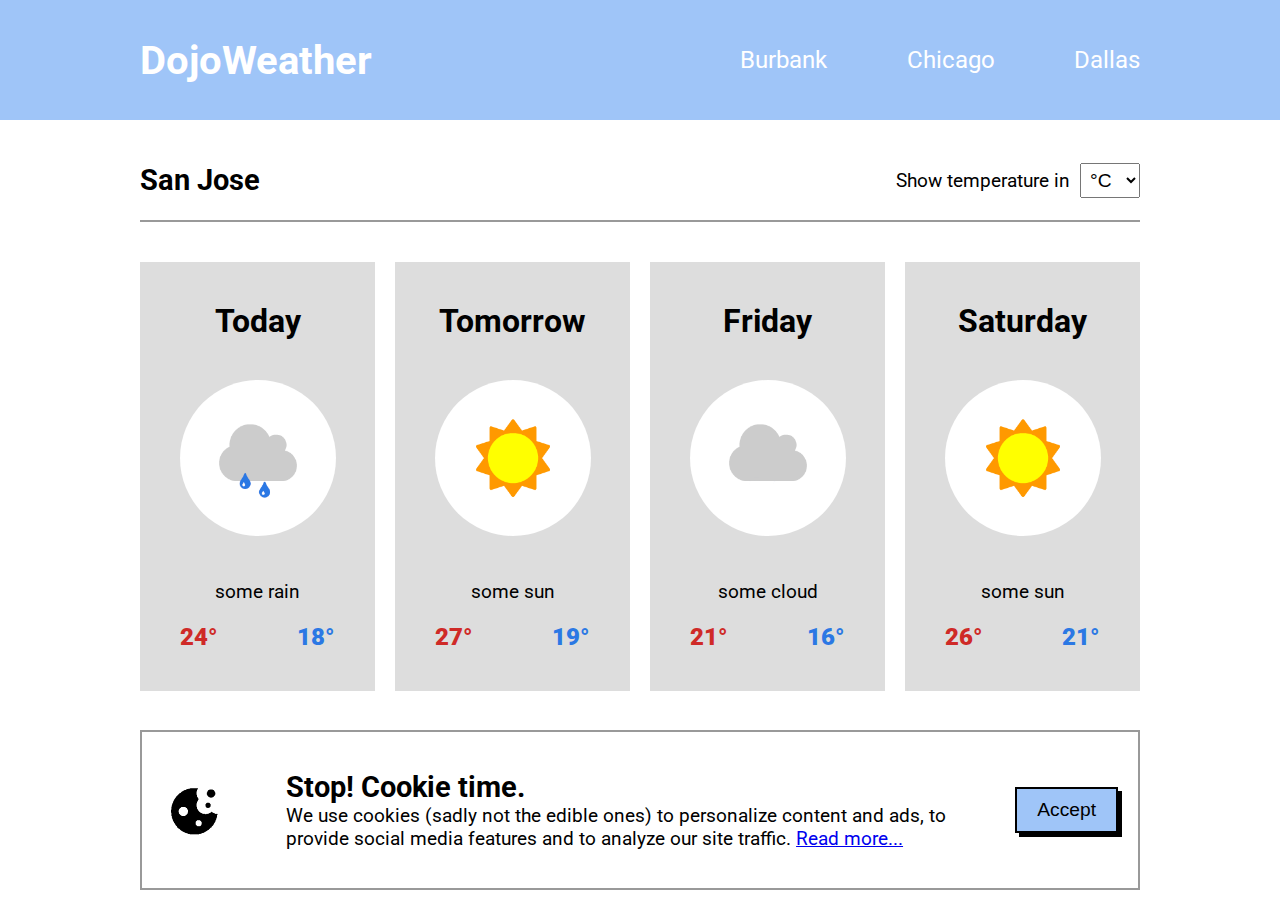
<file: DojoWeather/index.html>
<!DOCTYPE html>
<html lang="en">
<head>
    <meta charset="UTF-8">
    <meta http-equiv="X-UA-Compatible" content="IE=edge">
    <meta name="viewport" content="width=device-width, initial-scale=1.0">
    <link rel="preconnect" href="https://fonts.googleapis.com">
    <link rel="preconnect" href="https://fonts.gstatic.com" crossorigin>
    <link href="https://fonts.googleapis.com/css2?family=Roboto&display=swap" rel="stylesheet"> 
    <link rel="stylesheet" href="style.css">
    <title>Practice Assignment: DojoWeather</title>
</head>
<body>
    <div class="top">
        <div class="nav">
            <h1>DojoWeather</h1>
            <ul class="links">
                <li onclick="loading()"><a href="#">Burbank</a></li>
                <li onclick="loading()"><a href="#">Chicago</a></li>
                <li onclick="loading()"><a href="#">Dallas</a></li>
            </ul>
        </div>
    </div>
    <div class="container">
        <div class="subtitle-line">
            <h2>San Jose</h2>
            <form>
                <label>Show temperature in </label>
                <select name="temperature-scale" onchange="convert(this)">
                    <option>°C</option>
                    <option>°F</option>
                </select>
            </form>
        </div>
        <div class="row">
            <div class="forecast">
                <h1>Today</h1>
                <img src="assets/some_rain.png" alt="rain">
                <p>some rain</p>
                <p class="temperatures">
                    <span class="high" id="temp1">24</span>
                    <span class="low" id="temp2">18</span>
                </p>
            </div>
            <div class="forecast">
                <h1>Tomorrow</h1>
                <img src="assets/some_sun.png" alt="sun">
                <p>some sun</p>
                <p class="temperatures">
                    <span class="high" id="temp3">27</span>
                    <span class="low" id="temp4">19</span>
                </p>
            </div>
            <div class="forecast">
                <h1>Friday</h1>
                <img src="assets/some_clouds.png" alt="clouds">
                <p>some cloud</p>
                <p class="temperatures">
                    <span class="high" id="temp5">21</span>
                    <span class="low" id="temp6">16</span>
                </p>
            </div>
            <div class="forecast">
                <h1>Saturday</h1>
                <img src="assets/some_sun.png" alt="sun">
                <p>some sun</p>
                <p class="temperatures">
                    <span class="high" id="temp7">26</span>
                    <span class="low" id="temp8">21</span>
                </p>
            </div>
        </div>
    </div>
    <div class="footer">
        <div class="cookie-policy">
            <img src="assets/cookie.png" alt="cookie">
            <div class="text">
                <h2>Stop! Cookie time.</h2>
                <p>We use cookies (sadly not the edible ones) to personalize content and ads, to provide social media features and to analyze our site traffic. <a href="#">Read more...</a></p>
            </div>
            <button class="btn" onclick="accept()">Accept</button>
        </div>
    </div>
    <script src="script.js"></script>
</body>
</file>
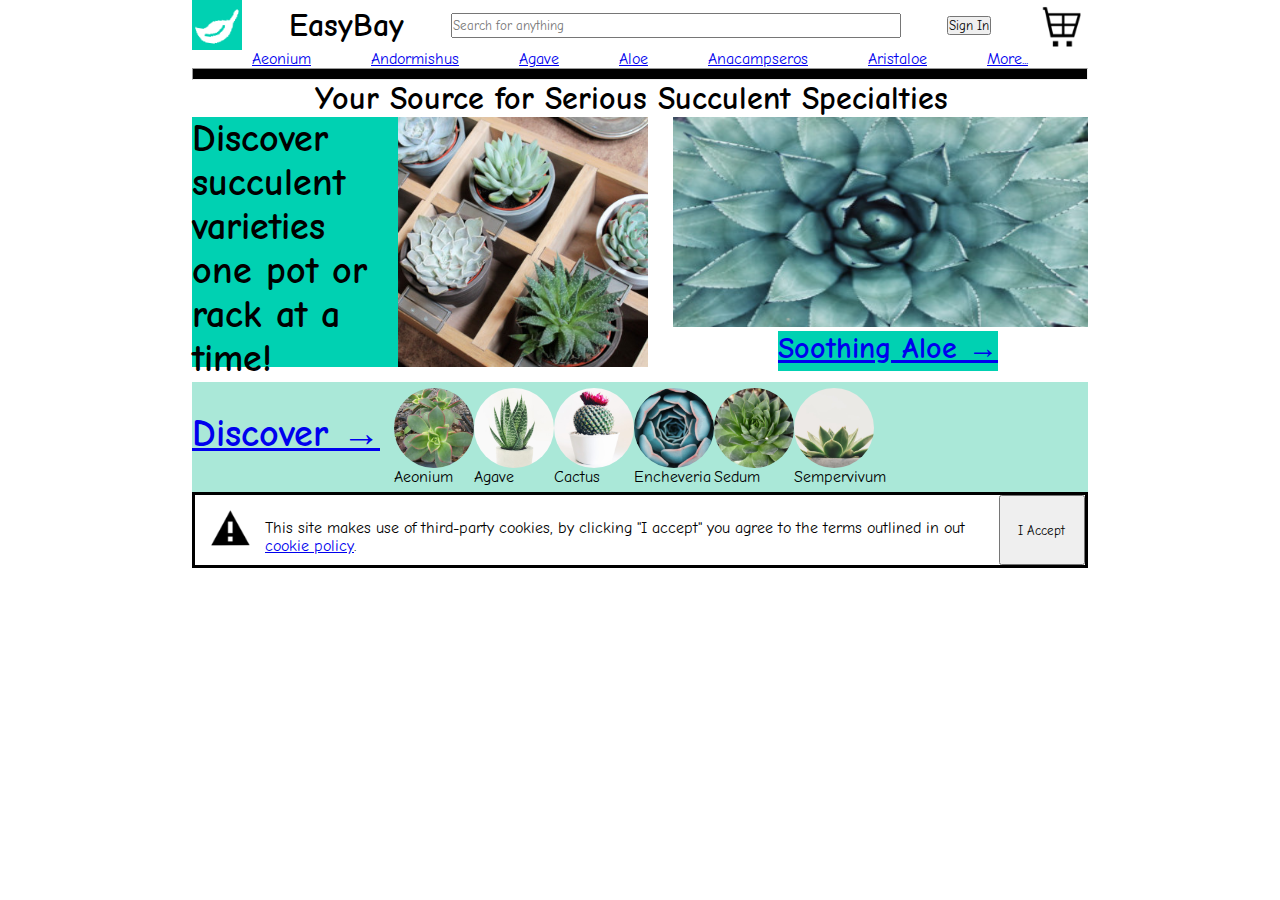
<file: EasyBay/index.html>
<!DOCTYPE html>
<html lang="en">
    <head>
        <meta charset="UTF-8">
        <meta http-equiv="X-UA-Compatible" content="IE=edge">
        <meta name="viewport" content="width=device-width, initial-scale=1.0">
        <title>EasyBay</title>
        <!--Link CSS-->
        <link rel="stylesheet" href="./style.css">
    </head>
    <body>
        <div
            class="container">
            <!--Top Section Of Page-->
            <div class="top">
                <img class="leaf-icon" src="./assets/leaf.png" alt="Leaf Icon">
                <h1>EasyBay</h1>
                <input class="search-box" type="text" placeholder="Search for anything">
                <button>Sign In</button>
                <img class="cart-icon" onclick="alert('The cart is empty!')" src="./assets/cart-dark.png" alt="Cart Icon">
            </div>
            <div class="nav">
                <ul>
                    <li><a href="#">Aeonium</a></li>
                    <li><a href="#">Andormishus</a></li>
                    <li><a href="#">Agave</a></li>
                    <li><a href="#">Aloe</a></li>
                    <li><a href="#">Anacampseros</a></li>
                    <li><a href="#">Aristaloe</a></li>
                    <li><a href="#">More...</a></li>
                </ul>
            </div>
            <hr>
            <!--Mid-Section Of Page-->
            <div class="body">
                <h1 class="body-title">Your Source for Serious Succulent Specialties</h1>
                <!--First Row Under Heading-->
                <div class="row1">
                    <div class="discover-box">
                        <p class="discover-text">Discover succulent varieties one pot or rack at a time!<a class="discover-link" href="#">Discover →</a>
                        </p>
                        <img id="succulents-1" onmouseover="over(this)" onmouseout="out(this)" src="./assets/succulents-1.jpg" alt="Succulents In Pots">
                    </div>
                    <div class="side-box">
                        <img class="aloe-m" src="./assets/aloe-m.jpg" alt="Aloe Medium">
                        <p class="aloe-box">
                            <a href="#">Soothing Aloe →</a>
                        </p>
                    </div>
                </div>
            </div>
            <!--Bottom Section Of Page-->
            <footer>
                <div class="footer">
                    <ul class="plant-list">
                        <li><img class="plant-list-icon" src="./assets/aeonium-s.jpg" alt="Aeonium Icon">Aeonium</li>
                        <li><img class="plant-list-icon" src="./assets/aloe-s.jpg" alt="Agave Icon">Agave</li>
                        <li><img class="plant-list-icon" src="./assets/cactus-s.jpg" alt="Cactus Icon">Cactus</li>
                        <li><img class="plant-list-icon" src="./assets/echeveria-s.jpg" alt="Encheveria Icon">Encheveria</li>
                        <li><img class="plant-list-icon" src="./assets/sedum-s.jpg" alt="Sedum Icon">Sedum</li>
                        <li><img class="plant-list-icon" src="./assets/sempervivum-s.jpg" alt="Sempervium Icon">Sempervivum</li>
                    </ul>
                </div>
            </footer>

            <!--Alert Box At Bottom Of Page-->
            <div id="cookie">
                <img class="alert-icon" src="./assets/alert-dark.png" alt="Alert Icon">
                <p class="alert-message">This site makes use of third-party cookies, by clicking "I accept" you agree to the terms outlined in out
                    <a href="#">
                        cookie policy</a>.</p>
                <button onclick=" clear_alert('alert')" class="policy-accept">I Accept</button>
            </div>
        </div>
        <script src="./script.js"></script>
    </body>
</html>
</file>
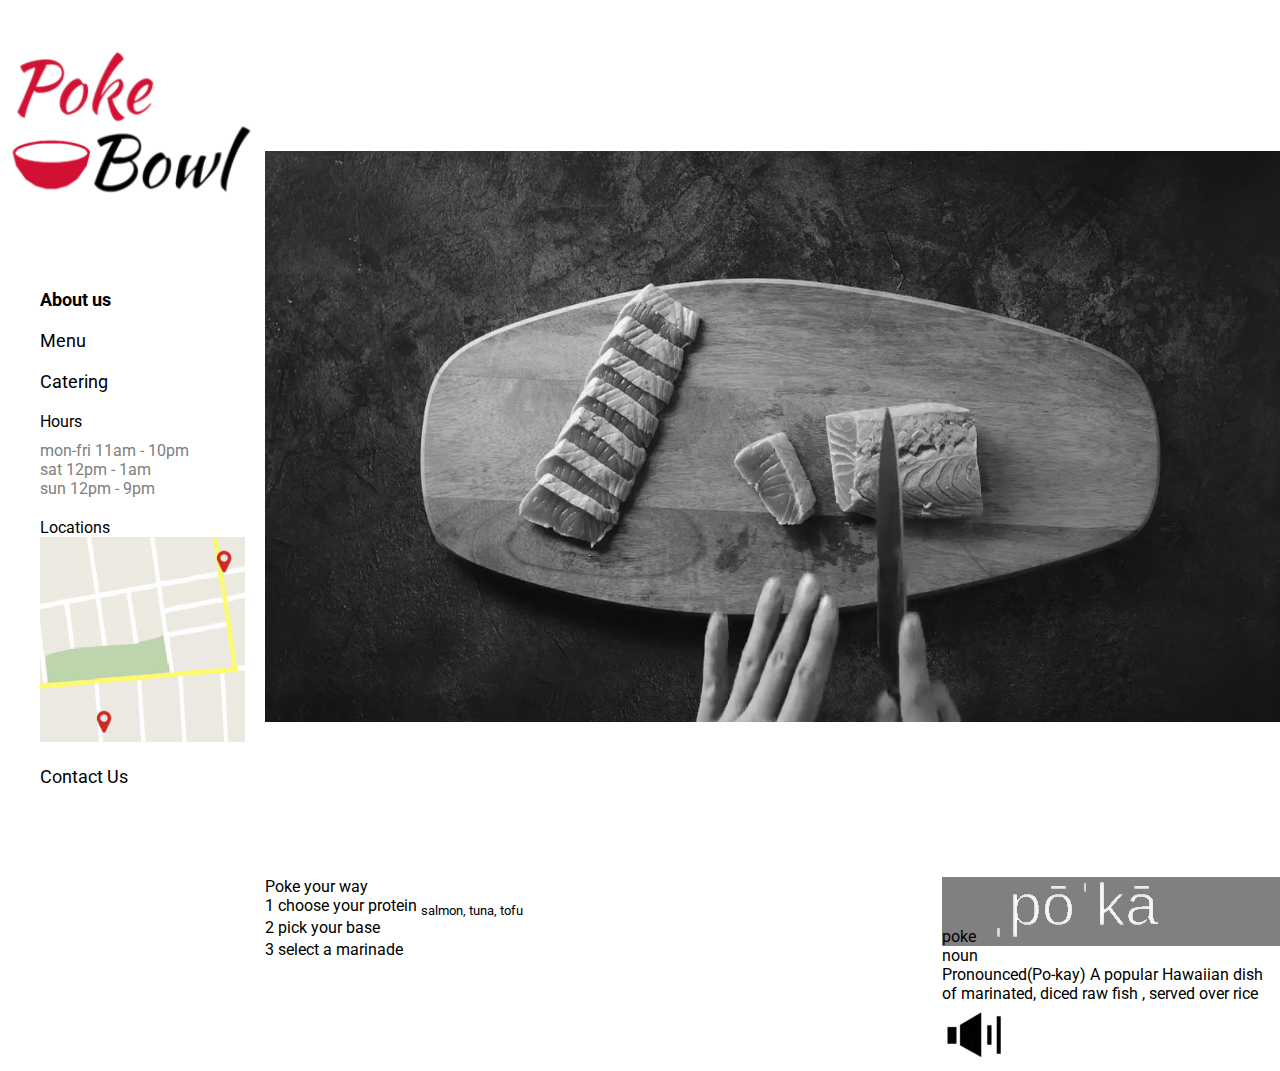
<file: PokeBowl/index.html>
<!DOCTYPE html>
<html lang="en">
<head>
    <meta charset="UTF-8">
    <meta http-equiv="X-UA-Compatible" content="IE=edge">
    <meta name="viewport" content="width=device-width, initial-scale=1.0">
    <link rel="preconnect" href="https://fonts.googleapis.com">
    <link rel="preconnect" href="https://fonts.gstatic.com" crossorigin>
    <link href="https://fonts.googleapis.com/css2?family=Roboto:wght@300&display=swap" rel="stylesheet">
    <link rel="stylesheet" href="style.css">
    <title>Belt Exam: Poke Bowl</title>
</head>
<body>
    <div class="container">
        <div class="row">
            <div class="side-bar">
                <div class="image-icon">
                    <img src="./images/logo.png" alt="icon-image">
                </div>
                <ul class="categories-side">
                    <li class="items active">
                        <a href="#">About us</a>
                    </li>
                    <li class="items">
                        <a href="#">Menu</a>
                    </li>
                    <li class="items">
                        <a href="#">Catering</a>
                    </li> 
                </ul>
                <div class="schedules">
                    <label class="schedule-label">Hours</label>
                    <ul class="list-of-schedules">
                        <li class="schedule-time">mon-fri 11am - 10pm</li>
                        <li class="schedule-time">sat 12pm - 1am</li>
                        <li class="schedule-time">sun 12pm - 9pm</li>
                    </ul>
                </div>
                <div class="locations">
                    <label class="location-label">Locations</label>
                    <img src="./images/map.png" alt="locations">
                </div>
                <div class="contact">
                    <a href="/" class="contact-label" id="contact-label">Contact Us</a>
                </div>
            </div>
            <div class="main-content">
                <div class="video-banner">
                    <video autoplay muted class="vide-file" >
                        <source src="./images/video.webm" type="video/webm" /> 
                    </video>
                </div>
                <div class="content-pane">
                    <div class="card card-2">
                        <div class="card-body">
                            <div class="card-header">Poke your way</div>
                            <ul class="categories">
                                <li class="item-list">
                                    <span class="rounded-number">1</span>
                                    <label class="name-lists">choose your protein</label>
                                    <sub class="subtext-toggle">salmon, tuna, tofu</sub>
                                    <ul class="categories">
                                        <li class="item-list">
                                            <span class="rounded-number">2</span>
                                            <label class="name-lists">pick your base</label>
                                            <sub class="subtext-toggle"></sub>
                                            <ul class="categories">
                                                <li class="item-list">
                                                    <span class="rounded-number">3</span>
                                                    <label class="name-lists">select a marinade</label>
                                                    <sub class="subtext-toggle"></sub>
                                                </li>
                                            </ul>
                                        </li>
                                    </ul>
                                </li> 
                            </ul>
                        </div>
                    </div>
                    <div class="card">
                        <div class="card-body">
                            <div class="card-header" style="background: gray;">poke <img src="./images/pronounciation.png" alt=""></div>
                            <div class="text-italic">noun</div>
                            <p class="descriptions">
                                Pronounced(Po-kay)
                                A popular Hawaiian dish of marinated, diced raw fish , served over rice
                            </p>
                            <div class="image-sounds">
                                <audio id="sounds"> 
                                    <source src="./images/poke.mp3" type="audio/mpeg"> 
                                </audio>
                                <a href="#" id="on-sounds">
                                    <img src="./images/sound-dark.png" alt="sounds-click">
                                </a>
                            </div>
                        </div>
                    </div>
                </div>
            </div>
        </div>
    </div>
    <script src="script.js"></script>
</body>
</html>
</file>
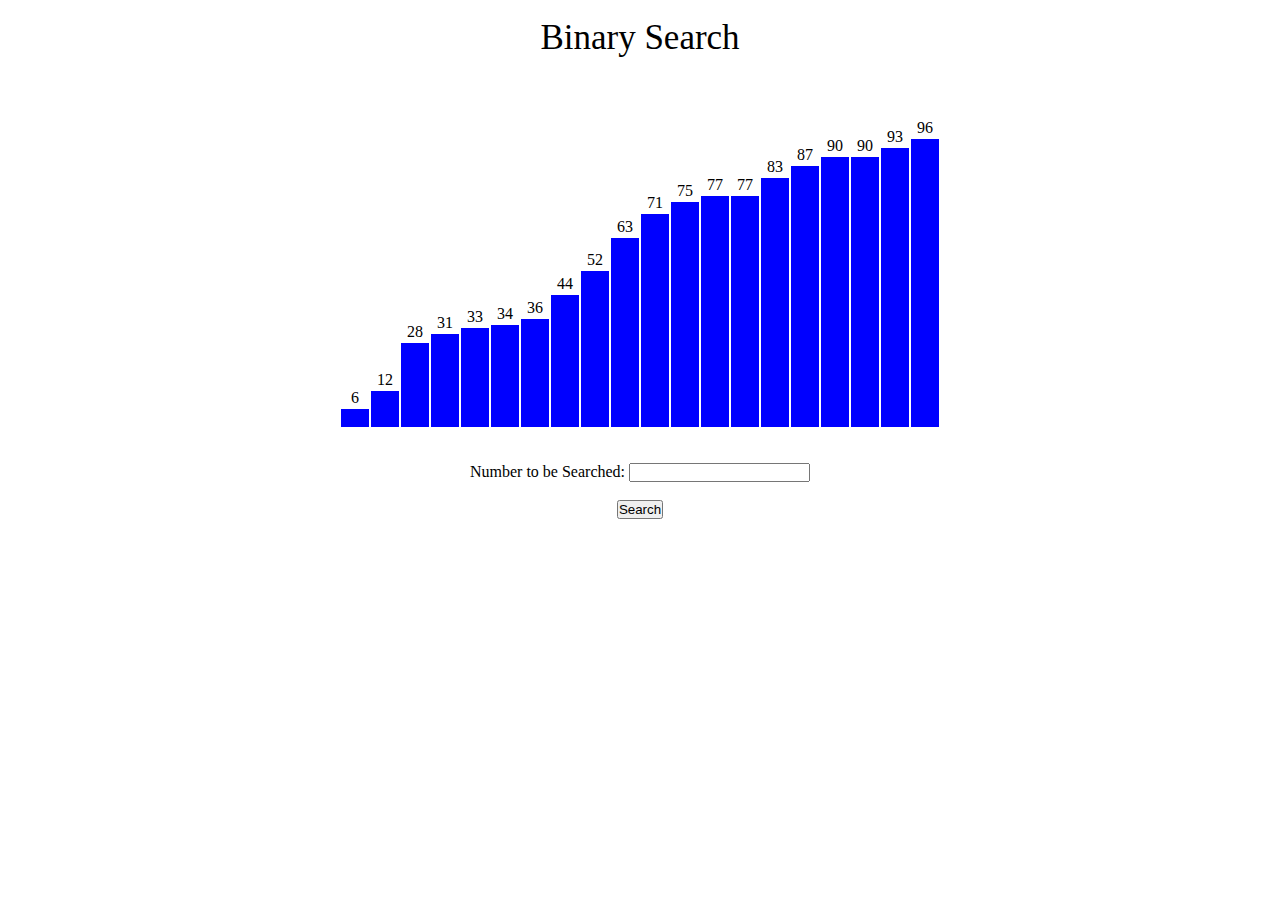
<file: VisualBinarySearch/index.html>
<!DOCTYPE html>
<html lang="en">
  <head>
    <meta charset="UTF-8" />
    <meta name="viewport" content="width=device-width, initial-scale=1.0" />
  </head>
  <style>
    * {
      margin: 0px;
      padding: 0px;
      box-sizing: border-box;
    }

    .header {
      font-size: 35px;
      text-align: center;
    }

    #array {
      background-color: white;
      height: 305px;
      width: 598px;
      margin: auto;
      position: relative;
      margin-top: 64px;
    }

    .block {
      width: 28px;
      background-color:blue;
      position: absolute;
      bottom: 0px;
      transition: 0.2s all ease;
    }

    .block_id {
      position: absolute;
      color: black;
      margin-top: -20px;
      width: 100%;
      text-align: center;
    }
  </style>
  <body>
    <br />
    <p class="header">Binary Search</p>

    <div id="array"></div>
    <br /><br />

    <div style="text-align: center">
      <label for="fname"> Number to be Searched: </label>
      <input type="text" id="fname" name="fname" />
      <br /><br />
      <button id="btn" onclick="BinarySearch()">Search</button>
      <br />
      <br />
      <div id="text"></div>
    </div>

    <script src="script.js"></script>
  </body>
</html>
</file>
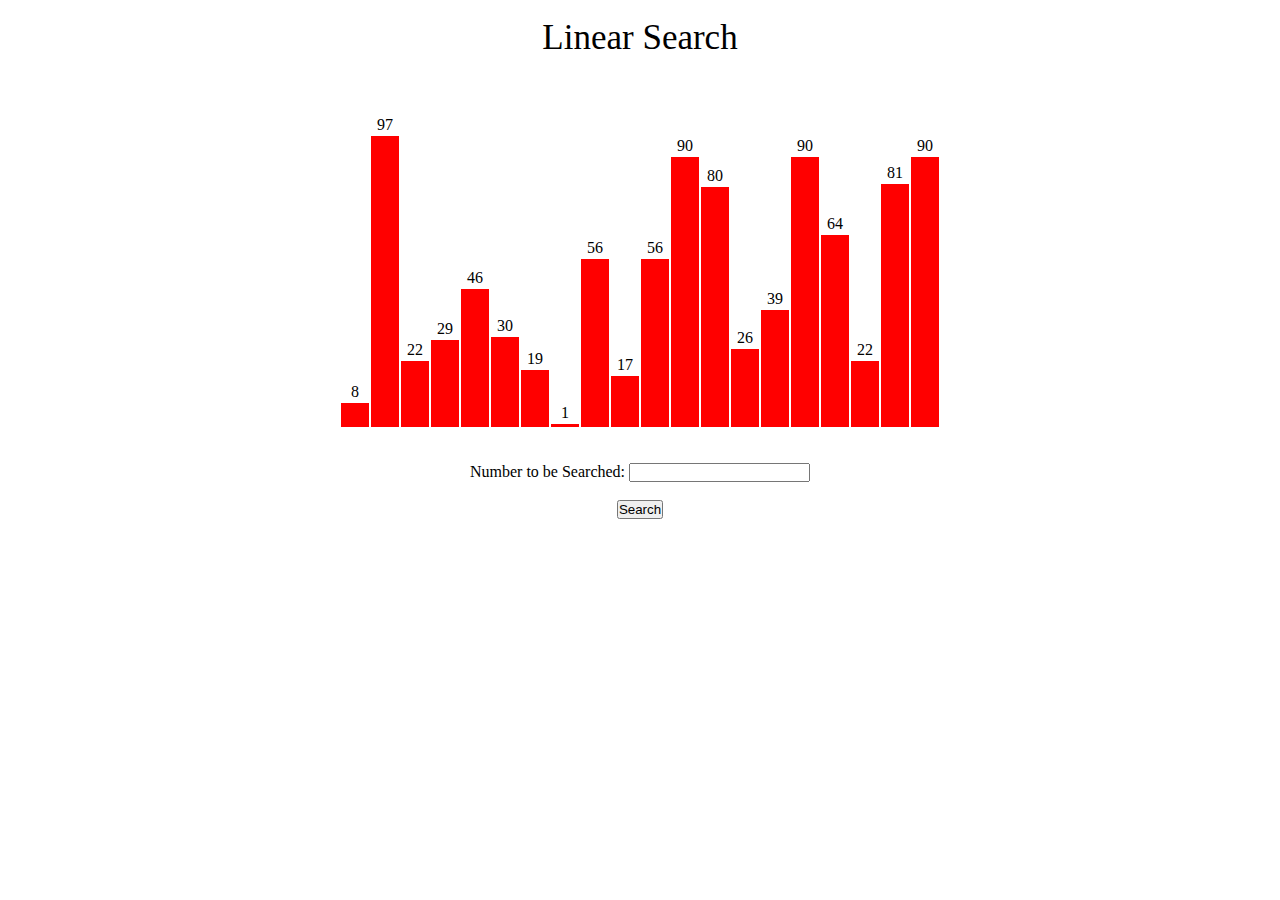
<file: VisualLinearSearch/index.html>
<!DOCTYPE html>
<html lang="en">
<head>
	<meta charset="UTF-8" />
	<meta name="viewport"
		content="width=device-width, initial-scale=1.0" />
</head>
<style>
    * {
margin: 0px;
padding: 0px;
box-sizing: border-box;
}

.header {
font-size: 35px;
text-align: center;
}

#array {
background-color: white;
height: 305px;
width: 598px;
margin: auto;
position: relative;
margin-top: 64px;
}

.block {
width: 28px;
background-color: red;
position: absolute;
bottom: 0px;
transition: 0.2s all ease;
}

.block_id {
position: absolute;
color: black;
margin-top: -20px;
width: 100%;
text-align: center;
}

</style>
<body>
	<br />
	<p class="header">Linear Search</p>


	<div id="array"></div>
	<br /><br />

	<div style="text-align: center">
	<label for="fname">
		Number to be Searched:
	</label>
	<input type="text" id="fname" name="fname" />
	<br /><br />
	<button id="btn"
			onclick="LinearSearch()">Search
	</button>
	<br />
	<br />
	<div id="text"></div>
	</div>

	<script src="script.js"></script>
</body>
</html>
</file>
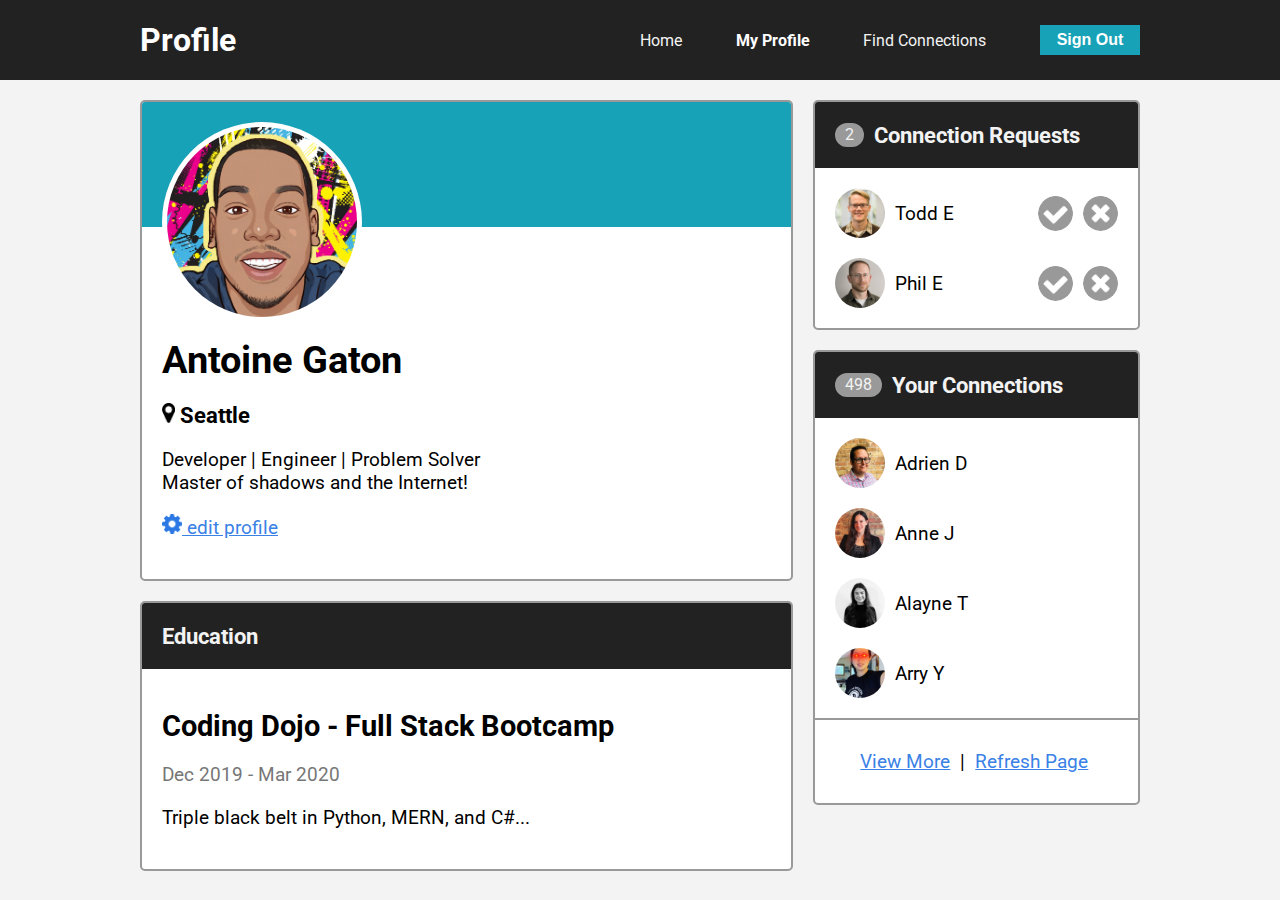
<file: MakingConnections/Profile_Page/index.html>
<!DOCTYPE html>
<html lang="en">
<head>
    <meta charset="UTF-8">
    <meta name="viewport" content="width=device-width, initial-scale=1.0">
    <title>Profile Page</title>
    <link rel="stylesheet" href="style.css">
    <link rel="preconnect" href="https://fonts.gstatic.com">
    <link href="https://fonts.googleapis.com/css2?family=Roboto&display=swap" rel="stylesheet">
</head>
<body>

    <!-- navbar -->
    <div class="nav">
        <div class="flex-container">
            <h1 class="nav-title">Profile</h1>
            <ul class="nav-links">
                <li><a href="#">Home</a></li>
                <li><a href="#" class="active">My Profile</a></li>
                <li><a href="#">Find Connections</a></li>
                <li><button class="btn">Sign Out</button></li>
            </ul>
        </div>
    </div>

    <!-- main -->
    <div class="flex-container main">

        <!-- 2/3 width column -->
        <div class="col-2">

            <!-- user info card -->
            <div class="card user-card">
                <div class="card-header">
                    <img src="images/antoine.png" alt="jane" class="avatar-m">
                </div>
                <div class="card-body">
                    <h1 id="username">Antoine Gaton</h1>
                    <h3><img src="icons/map-marker.png" alt="pin" class="icon-s"> Seattle</h3>
                    <p>Developer | Engineer | Problem Solver<br>
                    Master of shadows and the Internet!</p>
                    <p onclick="edit()"><a href="#"><img src="icons/gear.png" alt="gear" class="icon-s"> edit profile</a></p>
                </div>
            </div>

            <!-- user education card -->
            <div class="card">
                <div class="card-header">
                    <h3>Education</h3>
                </div>
                <div class="card-body">
                    <h2>Coding Dojo - Full Stack Bootcamp</h2>
                    <p class="dates">Dec 2019 - Mar 2020</p>
                    <p>Triple black belt in Python, MERN, and C#...</p>
                </div>
            </div>

        </div>

        <!-- 1/3 width column -->
        <div class="col-1">

            <!-- connection requests card -->
            <div class="card">
                <div class="card-header">
                    <span class="badge" id="requests">2</span>
                    <h3>Connection Requests</h3>
                </div>
                <ul class="card-list">
                    <li class="card-list-item" id="request-1">
                        <span>
                            <img src="images/todd-s.jpg" alt="todd" class="avatar-s">
                            Todd E
                        </span>
                        <span>
                            <img src="icons/accept-circle.png" alt="accept" class="icon" onclick='accept("#request-1")'>
                            <img src="icons/close-circle.png" alt="close" class="icon" onclick='ignore("#request-1")'>
                        </span>
                    </li>
                    <li class="card-list-item" id="request-2">
                        <span>
                            <img src="images/phil-s.jpg" alt="phil" class="avatar-s">
                            Phil E
                        </span>
                        <span>
                            <img src="icons/accept-circle.png" alt="accept" class="icon" onclick='accept("#request-2")'>
                            <img src="icons/close-circle.png" alt="close" class="icon" onclick='ignore("#request-2")'>
                        </span>
                    </li>
                </ul>
            </div>

            <!-- your connections card -->
            <div class="card">
                <div class="card-header">
                    <span class="badge" id="connections">498</span>
                    <h3>Your Connections</h3>
                </div>
                <ul class="card-list">
                    <li class="card-list-item start">
                        <img src="images/adrien-s.jpg" alt="adrien" class="avatar-s">
                        Adrien D
                    </li>
                    <li class="card-list-item start">
                        <img src="images/anne-s.jpg" alt="anne" class="avatar-s">
                        Anne J
                    </li>
                    <li class="card-list-item start">
                        <img src="images/alayne-s.jpg" alt="alayne" class="avatar-s">
                        Alayne T
                    </li>
                    <li class="card-list-item start">
                        <img src="images/arry-s.jpg" alt="arry" class="avatar-s">
                        Arry Y
                    </li>
                </ul>
                <div class="card-footer">
                    <a href="#">View More</a>
                    <p id="devider"> | </p>
                    <a href="#" onClick="window.location.reload();">Refresh Page</a>
                </div>
            </div>

        </div>
    </div>
    <script src="script.js"></script>
</body>
</html>
</file>
<file: DojoWeather/style.css>
* {
    margin: 0;
    padding: 0;
}

body {
    font-family: 'Roboto', sans-serif;
}

.top {
    background-color: #9fc5f8;
    color: #fff;
}

.container, .nav {
    width: 1000px;
    margin: 0 auto;
}

.nav {
    display: flex;
    height: 120px;
    align-items: center;
    justify-content: space-between;
    margin-bottom: 20px;
}

.nav ul {
    width: 40%;
    display: flex;
    justify-content: space-between;
    list-style-type: none;
}

.nav h1 {
    font-size: 2.5rem;
}

.nav a {
    color: #fff;
    text-decoration: none;
    font-size: 1.5rem;
}

.subtitle-line {
    display: flex;
    height: 80px;
    align-items: center;
    justify-content: space-between;
    margin-bottom: 40px;
    border-bottom: 2px solid #999;
}

.subtitle-line h2 {
    font-size: 1.8rem;
}

.subtitle-line select, .subtitle-line label {
    font-size: 1.2rem;
    padding: 5px;
}

.subtitle-line select {
    width: 60px;
}

.row {
    display: flex;
}

.forecast {
    flex: 1;
    text-align: center;
    background-color: #ddd;
    padding: 40px 0;
    margin-right: 20px;
}

.forecast:last-child {
    margin-right: 0;
}

.forecast img {
    border-radius: 50%;
    width: 156px;
    margin: 40px 0;
}

.forecast p {
    font-size: 1.2rem;
}

.temperatures {
    margin-top: 20px;
    display: flex;
    justify-content: space-around;
}

.high, .low {
    font-size: 1.5rem;
    font-weight: 900;
}

.high::after, .low::after {
    content: "°";
}

.high {
    color: #cf2a27;
}

.low {
    color: #2b78e4;
}

.footer {
    width: 100%;
    position: absolute;
    bottom: 10px;
}

.cookie-policy {
    box-sizing: border-box;
    width: 1000px;
    height: 160px;
    padding: 20px;
    border: 2px solid #999;
    margin: 0 auto;
    display: flex;
    justify-content: space-between;
    align-items: center;
}

.btn {
    padding: 10px 20px;
    font-size: 1.2rem;
    border: 2px solid #000;
    box-shadow: 4px 4px #000;
    background-color: #9fc5f8;
    cursor: pointer;
}

.text {
    width: 70%;
}

.text h2 {
    font-size: 1.8rem;
}

.text p {
    font-size: 1.2rem;
}
</file>
<file: PokeBowl/style.css>
*{
    font-family: 'Roboto', sans-serif;
    box-sizing: border-box;
    padding: 0;
    margin: 0;
}

.row{
    display: flex;
    flex-flow: row;
}
.side-bar {
        width: 45vh;
}
.main-content { 
    display: flex;
    flex-flow: column;
}
.image-icon img {
    position: relative;
    width: 100%;
}
.contact-label,
ul.list-of-schedules li,
ul.categories-side li {
    list-style-type: none;
}
.contact-label,
ul.categories-side li a {
    text-decoration: none;
    color: black;
    font-size: large;
}
.items.active{
    font-weight: bolder;

}
.categories-side {
    padding-left: 20px;
}
.categories-side li {
    margin: 20px;
}
.schedules,
.locations,
.contact {
    padding-left: 20px;
    margin: 20px;
}
.list-of-schedules{
    margin-top: 10px;
}
.list-of-schedules li{
    color: grey;
}
.locations img  {
    position: relative;
    width: 100%;
}
.video-banner video {
    position: relative;
    width: 100%;
    height: 97vh;
}
.content-pane {
    display: flex;
    flex-flow: row;
}
.card {
    display: flex;
}
ul.categories li{
    list-style: none;
    list-style-type: none;
}
.card {
    flex: 1;
}
.card-2 {
    flex: 2;
}
</file>
<file: EasyBay/style.css>
/*Google Font Imported*/
@import url('https://fonts.googleapis.com/css2?family=Comic+Neue:ital,wght@0,300;0,400;0,700;1,300;1,400;1,700&display=swap');

/* CSS reset */
*{
    margin: 0;
    padding: 0;
    box-sizing: border-box;
    font-family: 'Comic Neue', cursive;
}      

img{
    height: 50px;
    width: 50px;
}

/* Fixed width container class that will "auto-center" itself */
.container {
    width: 70%;
    margin: 0 auto;
    background-color: white;
}

.top{
    display: flex;
    align-items: center;
    justify-content: space-between;
}

.leaf-icon{
    width:50px;
    height:50px;
    background-color:hsl(171deg 100% 41%);
}

.search-box{
    width: 450px;
    height: 25px;
}

ul{
    list-style-type: none;
    display: flex;
    align-items: center;
    justify-content: space-evenly;
}

hr{
    height: 12px;
    background-color: black;
}

.body-title{
    padding-left: 123px;
}

.row1{
    display: flex;
    height: 250px;
}

.discover-box{
    height: 250px;
    background-color:hsl(171deg 100% 41%);
    display: flex;
    font-size: 38px;
    font-weight: bold;
}

#succulents-1{
    width:auto;
    height:auto;
}


.discover-link{
    display: flex;
    padding-top: 30px;
}

.side-box{
    flex: 2;
}

.aloe-m{
    width: 440px;
    height: 210px;
    padding-left: 25px;
}

.aloe-box{
    width: 220px;
    height: 40px;
    background-color: #00d1b2;
    margin-left: 130px;
    font-size: 30px;
    font-weight: bold;
}

.footer{
    background-color: #aae8d8;
    margin-top: 15px;
    height: 110px;
    display: flex;
    align-items: center;
    justify-content: center;
}

.plant-list{
    justify-content: space-evenly;
}

.plant-list-icon{
    width: 80px;
    height: 80px;
    border-radius: 50%;
    display: flex;
}

#cookie{
    display:flex;
    border-style:solid;
    position: relative;
}

.alert-icon{
    margin: 10px;
}

.alert-message{
    padding-top: 24px;
    width: 900px;
}

.policy-accept{
    width: 106px;
    height: 70px;
    cursor: pointer;
    margin-left: 10px;
}
</file>
<file: MakingConnections/Profile_Page/style.css>
/* CSS Reset */

* {
    margin: 0;
    padding: 0;
}

/* styles to apply to body */

body {
    background-color: #f3f3f3;
    font-family: 'Roboto', sans-serif;
}

.flex-container {
    width: 1000px;
    margin: 0 auto;
}

.flex-container, .nav-links, .nav {
    display: flex;
    justify-content: space-between;
    align-items: center;
}

.nav {
    height: 80px;
    background-color: #222;
    color: #fff;
    margin-bottom: 20px;
}

.nav-links {
    width: 50%;
    list-style-type: none;
    align-items: center;
}

.nav-links a {
    color: #f3f3f3;
    text-decoration: none;
}

.nav-links a.active {
    color: #fff;
    font-weight: bold;
}

.btn {
    height: 30px;
    width: 100px;
    color: #fff;
    background-color: #17a2b8;
    border: none;
    font-size: 1rem;
    font-weight: bold;
}

.flex-container.main {
    align-items: flex-start;
}

.col-2 {
    flex: 2;
    margin-right: 20px;
}

.col-1 {
    flex: 1;
}

.card {
    background-color: #fff;
    border: 2px solid #999;
    margin-bottom: 20px;
    border-radius: 5px;
    font-size: 1.2rem;
    overflow: hidden;
}


.card-header {
    padding: 20px;
    background-color: #222;
    color: #f3f3f3;
}

.card-header {
    display: flex;
    align-items: center;
}

.card-body {
    padding: 20px;
}

.card-body h1, 
.card-body h2,
.card-body h3,
.card-body p {
    margin: 20px 0px;
}

.user-card .card-header {
    background-color: #17a2b8;
    height: 85px;
    margin-bottom: 70px;
    display: block;
}

.card-footer {
    border-top: 2px solid #999;
    display: flex;
    align-items: center;
    padding: 20px;
    padding-left: 45px;
}

.avatar-m {
    border-radius: 50%;
    background-color: #fff;
    height: 190px;
    padding: 5px;
}

.icon-s {
    height: 20px;
}

a {
    color: #3a81e6;
}

.dates {
    color: #777;
}

.card-list {
    padding: 0 20px;
    padding-top: 20px;
    list-style-type: none;
}

.card-list-item, 
.card-list-item > * {
    display: flex;
    align-items: center;
}

.card-list-item {
    margin-bottom: 20px;
    justify-content: space-between;
}

.card-list-item.start {
    justify-content: flex-start;
}

.avatar-s, .icon {
    height: 50px;
    border-radius: 50%;
    margin-right: 10px;
}

.icon {
    height: 35px;
}

.icon, .btn {
    cursor: pointer;
}

.icon:last-child {
    margin-right: 0;
}

.badge {
    font-size: 1rem;
    height: 24px;
    line-height: 24px;
    padding: 0 10px;
    background-color: #999;
    border-radius: 12px;
    margin-right: 10px;
}

#devider{
    padding: 10px;
}
</file>
